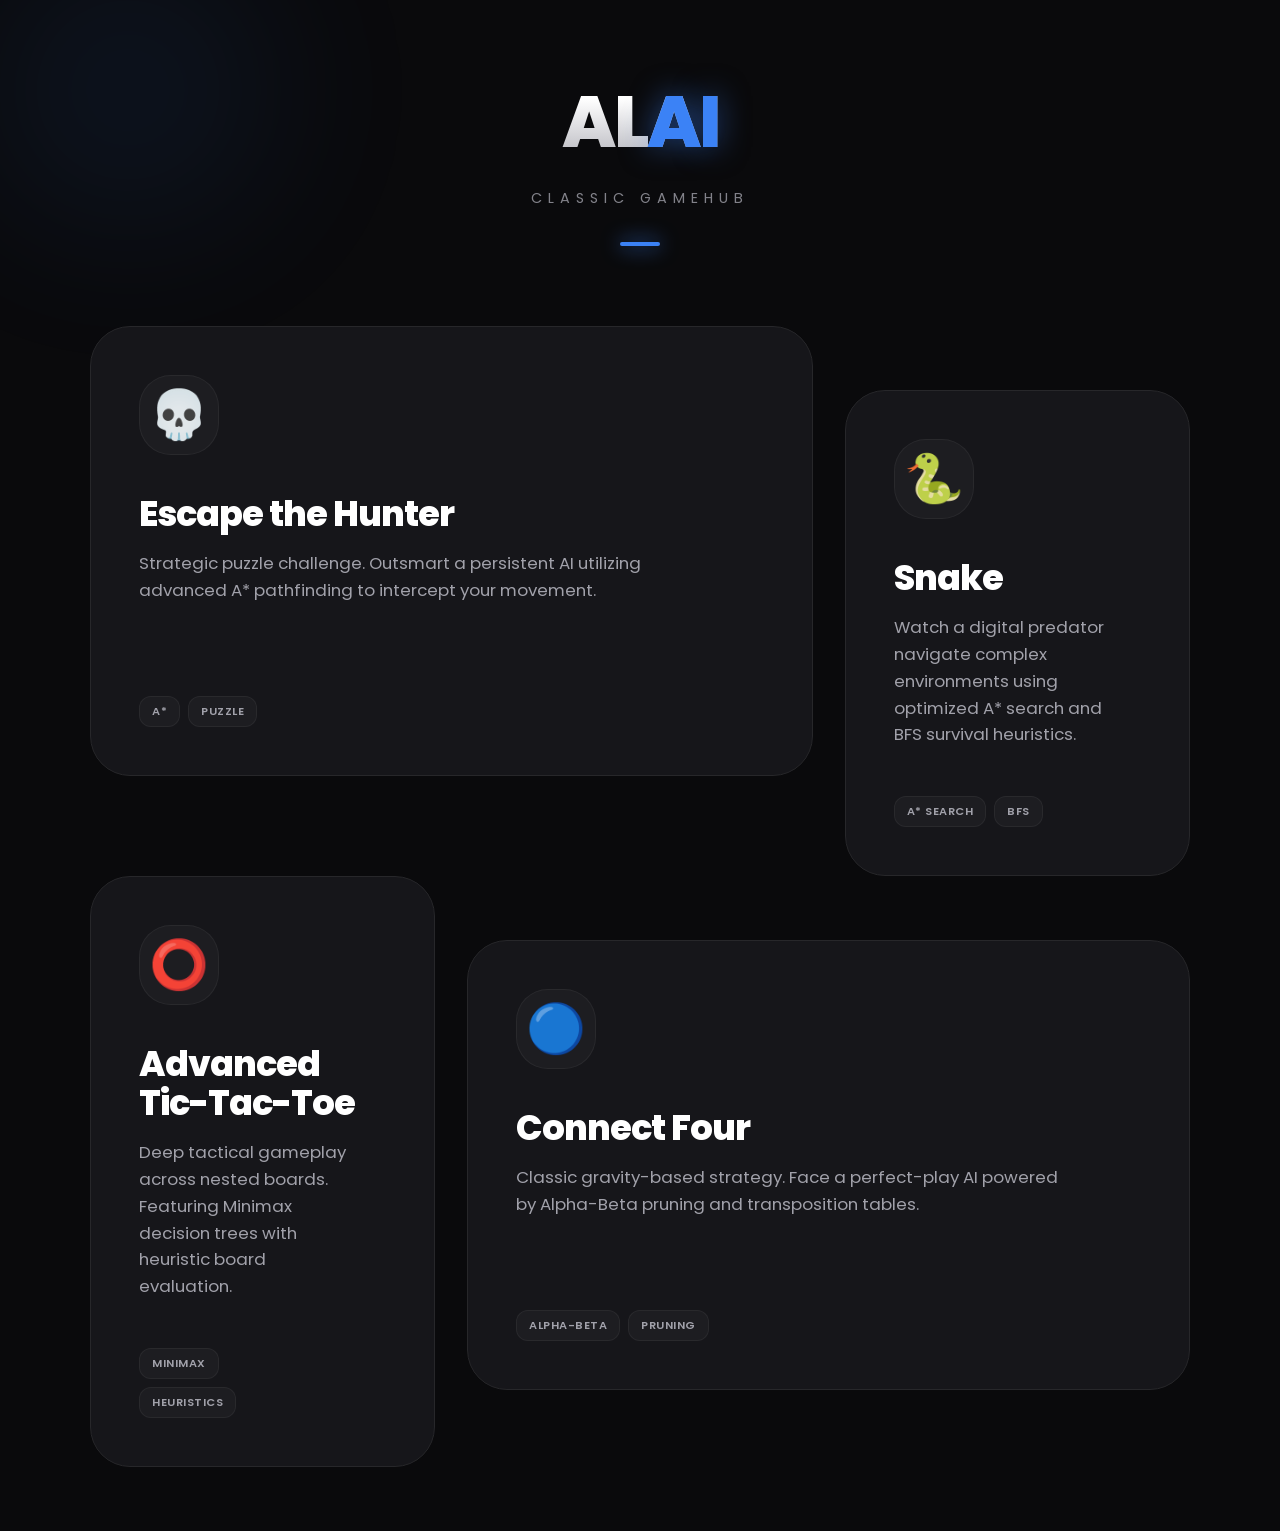
<file: index.html>
<!DOCTYPE html>
<html lang="en">
<head>
    <meta charset="UTF-8">
    <meta name="viewport" content="width=device-width, initial-scale=1.0">
    <title>ALAI | GameHub</title>
    <link rel="preconnect" href="https://fonts.googleapis.com">
    <link rel="preconnect" href="https://fonts.gstatic.com" crossorigin>
    <link href="https://fonts.googleapis.com/css2?family=Poppins:wght@300;400;600;700&display=swap" rel="stylesheet">
    <style>
        :root {
            --bg-color: #0a0a0c;
            --panel-bg: #16161a;
            --panel-hover: #1c1c22;
            --accent-color: #3b82f6;
            --accent-glow: rgba(59, 130, 246, 0.4);
            --text-main: #ffffff;
            --text-muted: #a1a1aa;
            --card-border: #27272a;
            --transition-speed: 0.4s;
        }

        * {
            box-sizing: border-box;
            margin: 0;
            padding: 0;
        }

        body {
            font-family: 'Poppins', sans-serif;
            background-color: var(--bg-color);
            color: var(--text-main);
            min-height: 100vh;
            display: flex;
            justify-content: center;
            align-items: flex-start;
            padding: 4rem 2rem;
            line-height: 1.6;
            overflow-x: hidden;
        }

        /* Subtle background glow */
        body::before {
            content: '';
            position: fixed;
            top: -10%;
            left: -10%;
            width: 40%;
            height: 40%;
            background: radial-gradient(circle, var(--accent-glow) 0%, transparent 70%);
            z-index: -1;
            filter: blur(80px);
            opacity: 0.3;
        }

        .container {
            max-width: 1100px;
            width: 100%;
        }

        header {
            text-align: center;
            margin-bottom: 5rem;
            position: relative;
        }

        header h1 {
            font-size: 4.5rem;
            font-weight: 800;
            letter-spacing: -2px;
            margin-bottom: 0.5rem;
            background: linear-gradient(to bottom, #fff 30%, #a1a1aa 100%);
            -webkit-background-clip: text;
            -webkit-text-fill-color: transparent;
        }

        header h1 span {
            color: var(--accent-color);
            -webkit-text-fill-color: var(--accent-color);
            text-shadow: 0 0 30px rgba(59, 130, 246, 0.5);
        }

        header p {
            font-size: 0.9rem;
            color: var(--text-muted);
            font-weight: 400;
            text-transform: uppercase;
            letter-spacing: 6px;
            opacity: 0.8;
        }

        header::after {
            content: '';
            display: block;
            width: 40px;
            height: 4px;
            background: var(--accent-color);
            margin: 2rem auto 0;
            border-radius: 4px;
            box-shadow: 0 0 20px var(--accent-color);
        }

        .game-grid {
            display: grid;
            grid-template-columns: repeat(12, 1fr);
            gap: 2rem;
            align-items: start;
        }

        .game-card {
            background-color: var(--panel-bg);
            border: 1px solid var(--card-border);
            border-radius: 2.5rem;
            padding: 3rem;
            text-decoration: none;
            color: inherit;
            transition: all var(--transition-speed) cubic-bezier(0.2, 1, 0.2, 1);
            display: flex;
            flex-direction: column;
            position: relative;
            overflow: hidden;
            backdrop-filter: blur(16px);
        }

        /* Bento Spans & Staggering */
        .game-card:nth-child(1) { 
            grid-column: span 8; 
            min-height: 450px;
        }
        .game-card:nth-child(2) { 
            grid-column: span 4; 
            margin-top: 4rem;
            min-height: 400px;
        }
        .game-card:nth-child(3) { 
            grid-column: span 4; 
            margin-top: -2rem;
            min-height: 400px;
        }
        .game-card:nth-child(4) { 
            grid-column: span 8; 
            min-height: 450px;
            margin-top: 2rem;
        }

        .game-card:hover {
            transform: translateY(-15px);
            border-color: rgba(59, 130, 246, 0.3);
            background-color: var(--panel-hover);
            box-shadow: 0 40px 80px -20px rgba(0, 0, 0, 0.8);
        }

        .game-card .icon-wrapper {
            width: 80px;
            height: 80px;
            background: rgba(255, 255, 255, 0.03);
            border-radius: 2rem;
            display: flex;
            justify-content: center;
            align-items: center;
            font-size: 3rem;
            margin-bottom: 2.5rem;
            transition: all 0.5s cubic-bezier(0.175, 0.885, 0.32, 1.275);
            border: 1px solid rgba(255, 255, 255, 0.05);
            position: relative;
            z-index: 1;
            animation: floatIcon 4s infinite ease-in-out;
        }

        @keyframes floatIcon {
            0%, 100% { transform: translateY(0); }
            50% { transform: translateY(-10px); }
        }

        .game-card:nth-child(2) .icon-wrapper { animation-delay: -1s; }
        .game-card:nth-child(3) .icon-wrapper { animation-delay: -2s; }
        .game-card:nth-child(4) .icon-wrapper { animation-delay: -3s; }

        .game-card:hover .icon-wrapper {
            transform: rotate(-12deg) scale(1.15) !important;
            background: var(--accent-color);
            box-shadow: 0 0 40px rgba(59, 130, 246, 0.6);
            border-color: transparent;
        }

        .game-card h2 {
            font-size: 2.2rem;
            font-weight: 800;
            margin-bottom: 1rem;
            letter-spacing: -1px;
            line-height: 1.1;
        }

        .game-card p {
            font-size: 1.05rem;
            color: var(--text-muted);
            margin-bottom: 3rem;
            max-width: 90%;
        }

        .card-footer {
            display: flex;
            justify-content: space-between;
            align-items: center;
            margin-top: auto;
        }

        .algo-list {
            display: flex;
            gap: 0.5rem;
            flex-wrap: wrap;
        }

        .algo-tag {
            background-color: rgba(255, 255, 255, 0.03);
            color: var(--text-muted);
            padding: 0.35rem 0.75rem;
            border-radius: 0.75rem;
            font-size: 0.7rem;
            font-weight: 600;
            border: 1px solid rgba(255, 255, 255, 0.05);
            text-transform: uppercase;
            letter-spacing: 0.5px;
        }

        .play-hint {
            color: var(--accent-color);
            font-size: 0.8rem;
            font-weight: 600;
            opacity: 0;
            transform: translateX(-10px);
            transition: all 0.3s;
        }

        .game-card:hover .play-hint {
            opacity: 1;
            transform: translateX(0);
        }

        @media (max-width: 1024px) {
            header h1 { font-size: 3.5rem; }
            .game-grid { grid-template-columns: 1fr; }
            .game-card:nth-child(n) { 
                grid-column: span 1; 
                margin-top: 0;
                min-height: auto;
                padding: 2.5rem 2rem;
            }
            body { padding: 3rem 1.5rem; }
        }
    </style>
</head>
<body>
    <div class="container">
        <header>
            <h1>AL<span>AI</span></h1>
            <p>Classic GameHub</p>
        </header>

        <main class="game-grid">
            <a href="escape-ai/index.html" class="game-card">
                <div class="icon-wrapper">💀</div>
                <h2>Escape the Hunter</h2>
                <p>Strategic puzzle challenge. Outsmart a persistent AI utilizing advanced A* pathfinding to intercept your movement.</p>
                <div class="card-footer">
                    <div class="algo-list">
                        <span class="algo-tag">A*</span>
                        <span class="algo-tag">Puzzle</span>
                    </div>
                    <span class="play-hint">PLAY NOW →</span>
                </div>
            </a>

            <a href="snake/index.html" class="game-card">
                <div class="icon-wrapper">🐍</div>
                <h2>Snake</h2>
                <p>Watch a digital predator navigate complex environments using optimized A* search and BFS survival heuristics.</p>
                <div class="card-footer">
                    <div class="algo-list">
                        <span class="algo-tag">A* Search</span>
                        <span class="algo-tag">BFS</span>
                    </div>
                    <span class="play-hint">PLAY NOW →</span>
                </div>
            </a>

            <a href="tic-tac-toe/index.html" class="game-card">
                <div class="icon-wrapper">⭕</div>
                <h2>Advanced Tic-Tac-Toe</h2>
                <p>Deep tactical gameplay across nested boards. Featuring Minimax decision trees with heuristic board evaluation.</p>
                <div class="card-footer">
                    <div class="algo-list">
                        <span class="algo-tag">Minimax</span>
                        <span class="algo-tag">Heuristics</span>
                    </div>
                    <span class="play-hint">PLAY NOW →</span>
                </div>
            </a>

            <a href="four/index.html" class="game-card">
                <div class="icon-wrapper">🔵</div>
                <h2>Connect Four</h2>
                <p>Classic gravity-based strategy. Face a perfect-play AI powered by Alpha-Beta pruning and transposition tables.</p>
                <div class="card-footer">
                    <div class="algo-list">
                        <span class="algo-tag">Alpha-Beta</span>
                        <span class="algo-tag">Pruning</span>
                    </div>
                    <span class="play-hint">PLAY NOW →</span>
                </div>
            </a>
        </main>
    </div>

    <script>
        document.querySelectorAll('.game-card').forEach(card => {
            card.addEventListener('mousemove', e => {
                const rect = card.getBoundingClientRect();
                const x = e.clientX - rect.left;
                const y = e.clientY - rect.top;
                card.style.setProperty('--mouse-x', `${x}px`);
                card.style.setProperty('--mouse-y', `${y}px`);
            });
        });
    </script>
</body>
</html>
</file>
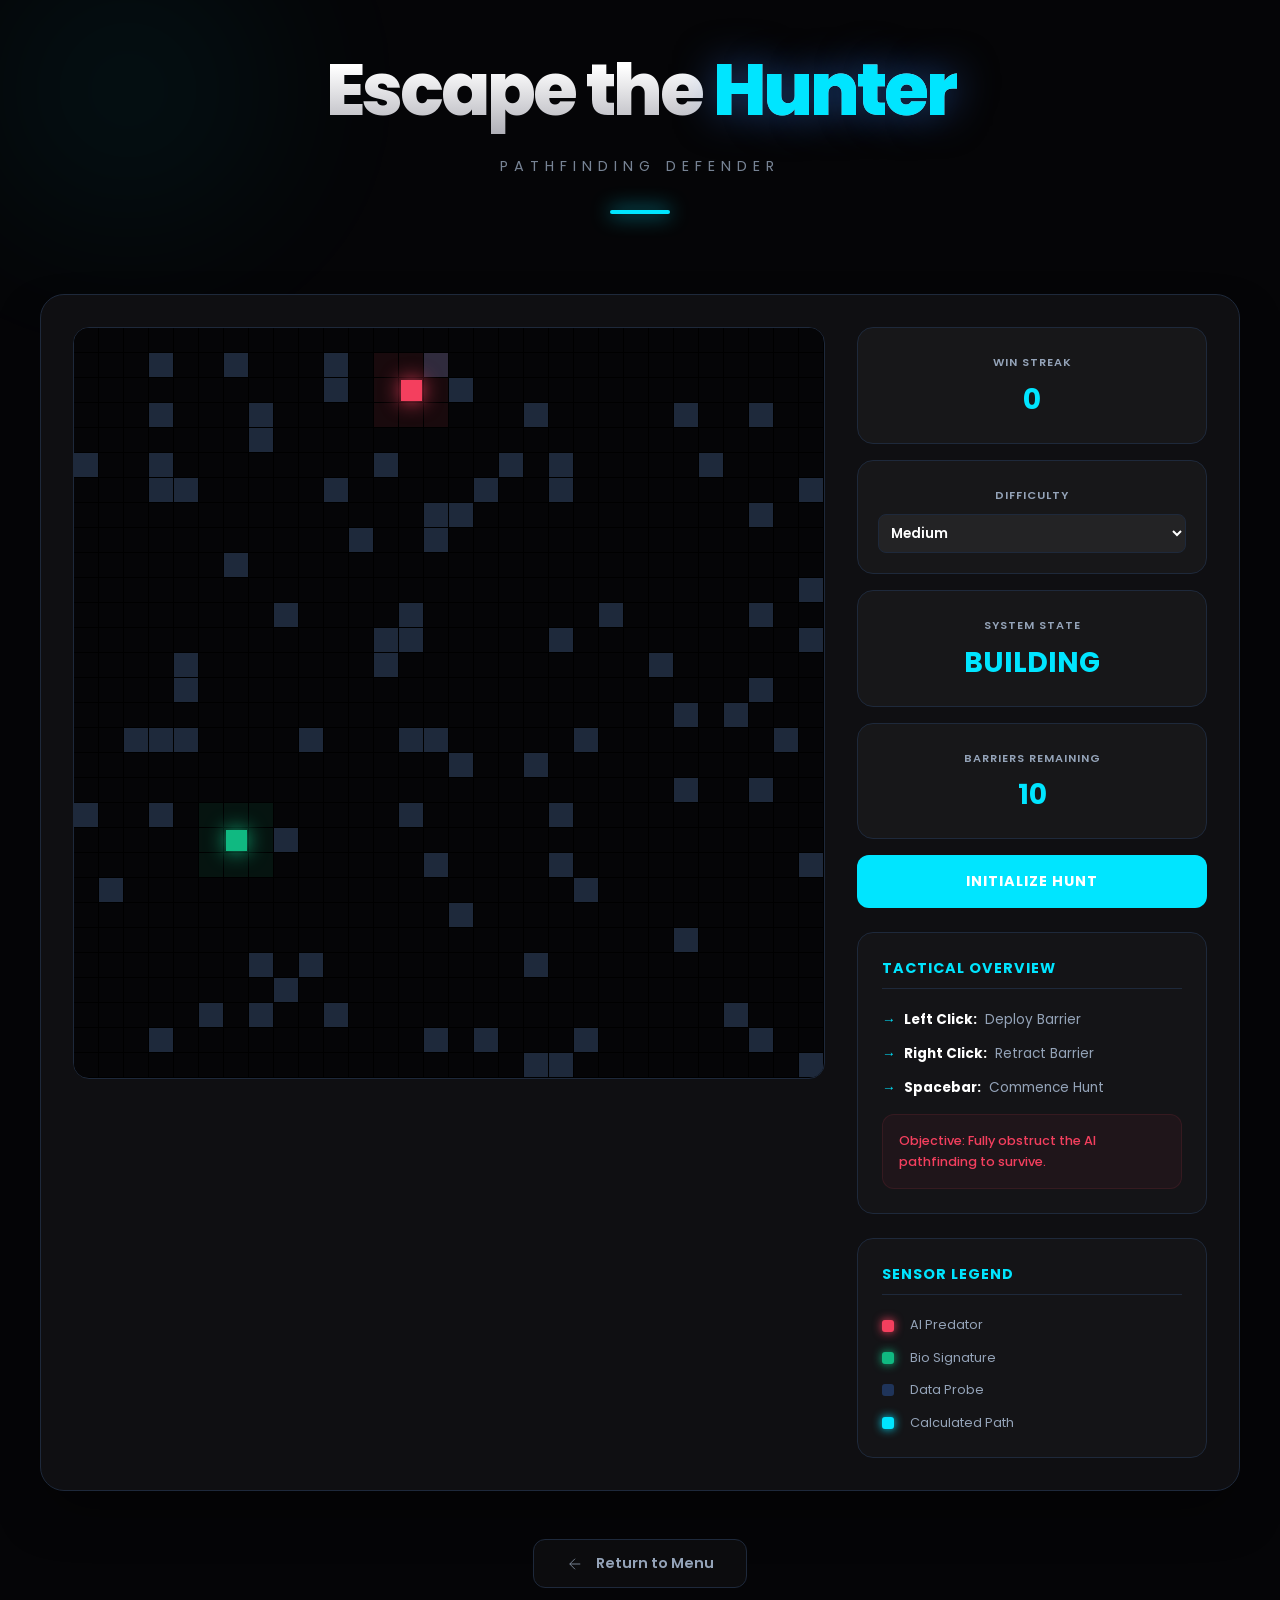
<file: escape-ai/index.html>
<!DOCTYPE html>
<html lang="en">
<head>
    <meta charset="UTF-8">
    <meta name="viewport" content="width=device-width, initial-scale=1.0">
    <title>ALAI | Escape the Hunter</title>
    <link rel="stylesheet" href="style.css">
    <link rel="preconnect" href="https://fonts.googleapis.com">
    <link rel="preconnect" href="https://fonts.gstatic.com" crossorigin>
    <link href="https://fonts.googleapis.com/css2?family=Poppins:wght@300;400;600;700;800&display=swap" rel="stylesheet">
</head>
<body>
    <div class="container">
        <header>
            <h1>Escape the <span>Hunter</span></h1>
            <p>Pathfinding Defender</p>
        </header>

        <div class="game-layout">
            <div class="game-container">
                <canvas id="gameCanvas"></canvas>
                <div id="status-overlay" class="overlay hidden">
                    <h2 id="status-text">MISSION SUCCESS</h2>
                    <div class="button-group">
                        <button id="retry-btn" class="secondary-btn">Retry Level</button>
                        <button id="next-btn" class="primary-btn">Next Level</button>
                    </div>
                </div>
            </div>

            <div class="side-panel">
                <div class="game-stats">
                    <div class="stat-box">
                        <span class="label">Win Streak</span>
                        <span id="win-streak" class="value">0</span>
                    </div>
                    <div class="stat-box">
                        <span class="label">Difficulty</span>
                        <select id="difficulty-select" class="difficulty-dropdown">
                            <option value="easy">Easy</option>
                            <option value="medium" selected>Medium</option>
                            <option value="hard">Hard</option>
                        </select>
                    </div>
                    <div class="stat-box">
                        <span class="label">System State</span>
                        <span id="game-state-text" class="value">BUILDING</span>
                    </div>
                    <div class="stat-box">
                        <span class="label">Barriers Remaining</span>
                        <span id="walls-left" class="value">0</span>
                    </div>
                    <button id="start-btn" class="primary-btn">Initialize Hunt</button>
                </div>

                <div class="instructions">
                    <h3>Tactical Overview</h3>
                    <ul>
                        <li><strong>Left Click:</strong> Deploy Barrier</li>
                        <li><strong>Right Click:</strong> Retract Barrier</li>
                        <li><strong>Spacebar:</strong> Commence Hunt</li>
                    </ul>
                    <p class="mission">Objective: Fully obstruct the AI pathfinding to survive.</p>
                </div>

                <div class="algorithm-visual">
                    <h3>Sensor Legend</h3>
                    <div class="legend">
                        <div class="item"><span class="dot hunter"></span> AI Predator</div>
                        <div class="item"><span class="dot player"></span> Bio Signature</div>
                        <div class="item"><span class="dot searching"></span> Data Probe</div>
                        <div class="item"><span class="dot path"></span> Calculated Path</div>
                    </div>
                </div>
            </div>
        </div>

        <footer>
            <a href="../index.html" class="menu-btn">
                <svg viewBox="0 0 24 24" fill="none" stroke="currentColor" strokeWidth="2.5" strokeLinecap="round" strokeLinejoin="round">
                    <line x1="19" y1="12" x2="5" y2="12"></line>
                    <polyline points="12 19 5 12 12 5"></polyline>
                </svg>
                Return to Menu
            </a>
        </footer>
    </div>
    <script src="game.js"></script>
</body>
</html>
</file>
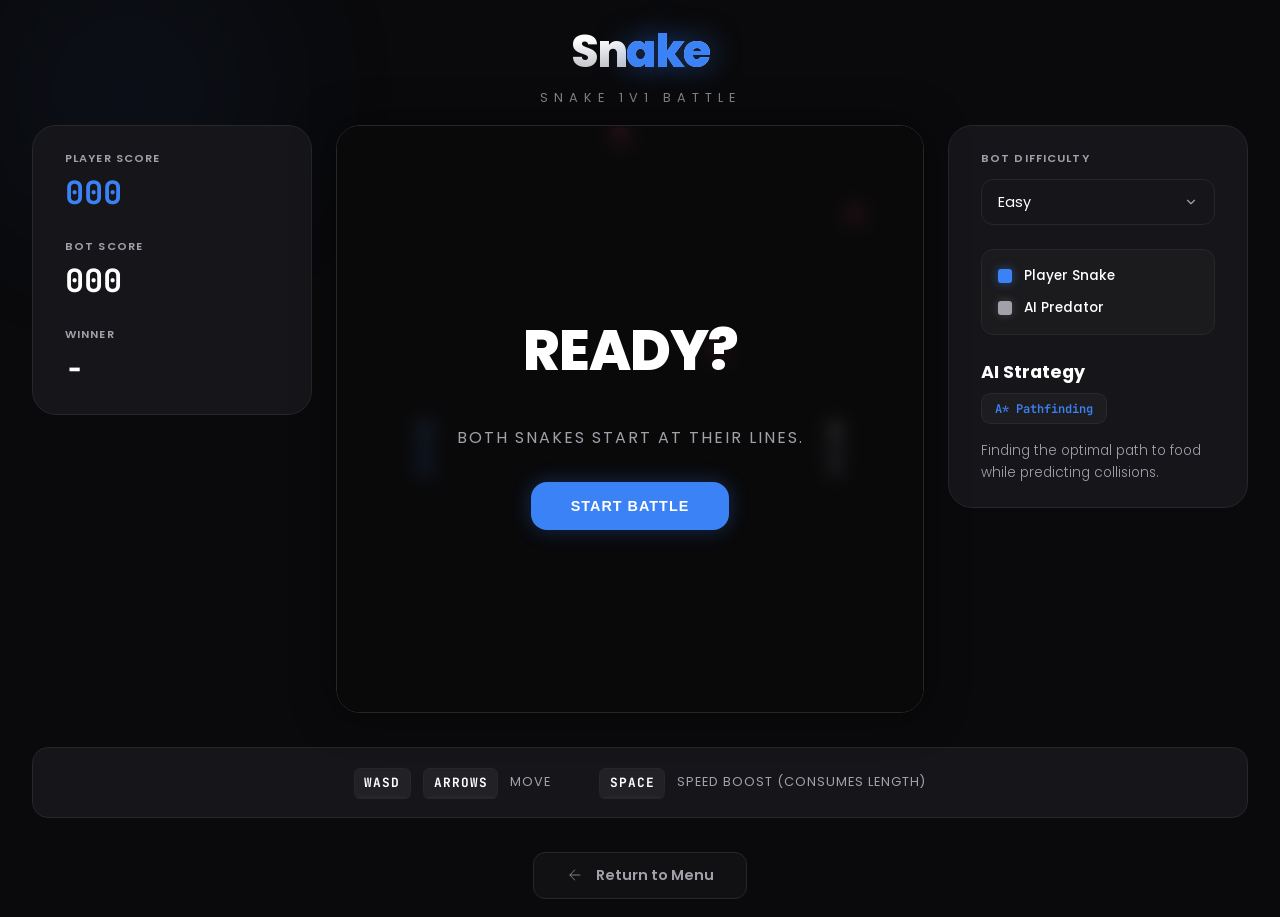
<file: snake/index.html>
<!DOCTYPE html>
<html lang="en">
<head>
    <meta charset="UTF-8">
    <meta name="viewport" content="width=device-width, initial-scale=1.0">
    <title>ALAI | Snake</title>
    <link rel="stylesheet" href="style.css">
    <link rel="preconnect" href="https://fonts.googleapis.com">
    <link rel="preconnect" href="https://fonts.gstatic.com" crossorigin>
    <link href="https://fonts.googleapis.com/css2?family=Poppins:wght@400;600;700&family=JetBrains+Mono:wght@400;700&display=swap" rel="stylesheet">
</head>
<body>
    <div class="container">
        <header>
            <h1>Sn<span>ake</span></h1>
            <p>Snake 1v1 Battle</p>
        </header>

        <div class="game-wrapper">
            <div class="stats-panel">
                <div class="stat-box">
                    <span class="label">Player Score</span>
                    <span id="player-score" class="value">000</span>
                </div>
                <div class="stat-box">
                    <span class="label">Bot Score</span>
                    <span id="bot-score" class="value">000</span>
                </div>
                <div class="stat-box">
                    <span class="label">Winner</span>
                    <span id="game-status" class="value">-</span>
                </div>
            </div>

            <div class="canvas-container">
                <canvas id="gameCanvas" width="400" height="400"></canvas>
                
                <!-- Initial Start Screen -->
                <div id="start-screen" class="overlay">
                    <h2>READY?</h2>
                    <p>Both snakes start at their lines.</p>
                    <button id="start-btn">Start Battle</button>
                </div>

                <!-- Game Over Screen -->
                <div id="game-over" class="overlay hidden">
                    <h2 id="winner-announcement">GAME OVER</h2>
                    <p id="final-score">Press Button to Play Again</p>
                    <button id="restart-btn">Restart Battle</button>
                </div>
            </div>

            <div class="controls-panel">
                <div class="settings">
                    <label for="difficulty">Bot Difficulty</label>
                    <select id="difficulty" class="styled-select">
                        <option value="easy"selected>Easy</option>
                        <option value="medium">Medium</option>
                        <option value="hard">Hard</option>
                        <option value="impossible">Impossible</option>
                    </select>
                </div>

                <div class="color-legend">
                    <div class="legend-item">
                        <div class="color-box player"></div>
                        <span>Player Snake</span>
                    </div>
                    <div class="legend-item">
                        <div class="color-box ai"></div>
                        <span>AI Predator</span>
                    </div>
                </div>

                <div class="algorithm-info">
                    <h3>AI Strategy</h3>
                    <div id="algo-tag" class="algo-tag">A* Pathfinding</div>
                    <p id="algo-desc">Finding the optimal path to food while predicting collisions.</p>
                </div>

            </div>
        </div>

        <div class="keybinds-bar">
            <div class="keybind-item">
                <span class="key-cap">WASD</span>
                <span class="key-cap">ARROWS</span>
                <span>Move</span>
            </div>
            <div class="keybind-item">
                <span class="key-cap">SPACE</span>
                <span>Speed Boost (Consumes Length)</span>
            </div>
        </div>

        <footer>
            <a href="../index.html" class="menu-btn">
                <svg viewBox="0 0 24 24" fill="none" stroke="currentColor" strokeWidth="2.5" strokeLinecap="round" strokeLinejoin="round">
                    <line x1="19" y1="12" x2="5" y2="12"></line>
                    <polyline points="12 19 5 12 12 5"></polyline>
                </svg>
                Return to Menu
            </a>
        </footer>
    </div>
    <script src="game.js"></script>
</body>
</html>
</file>
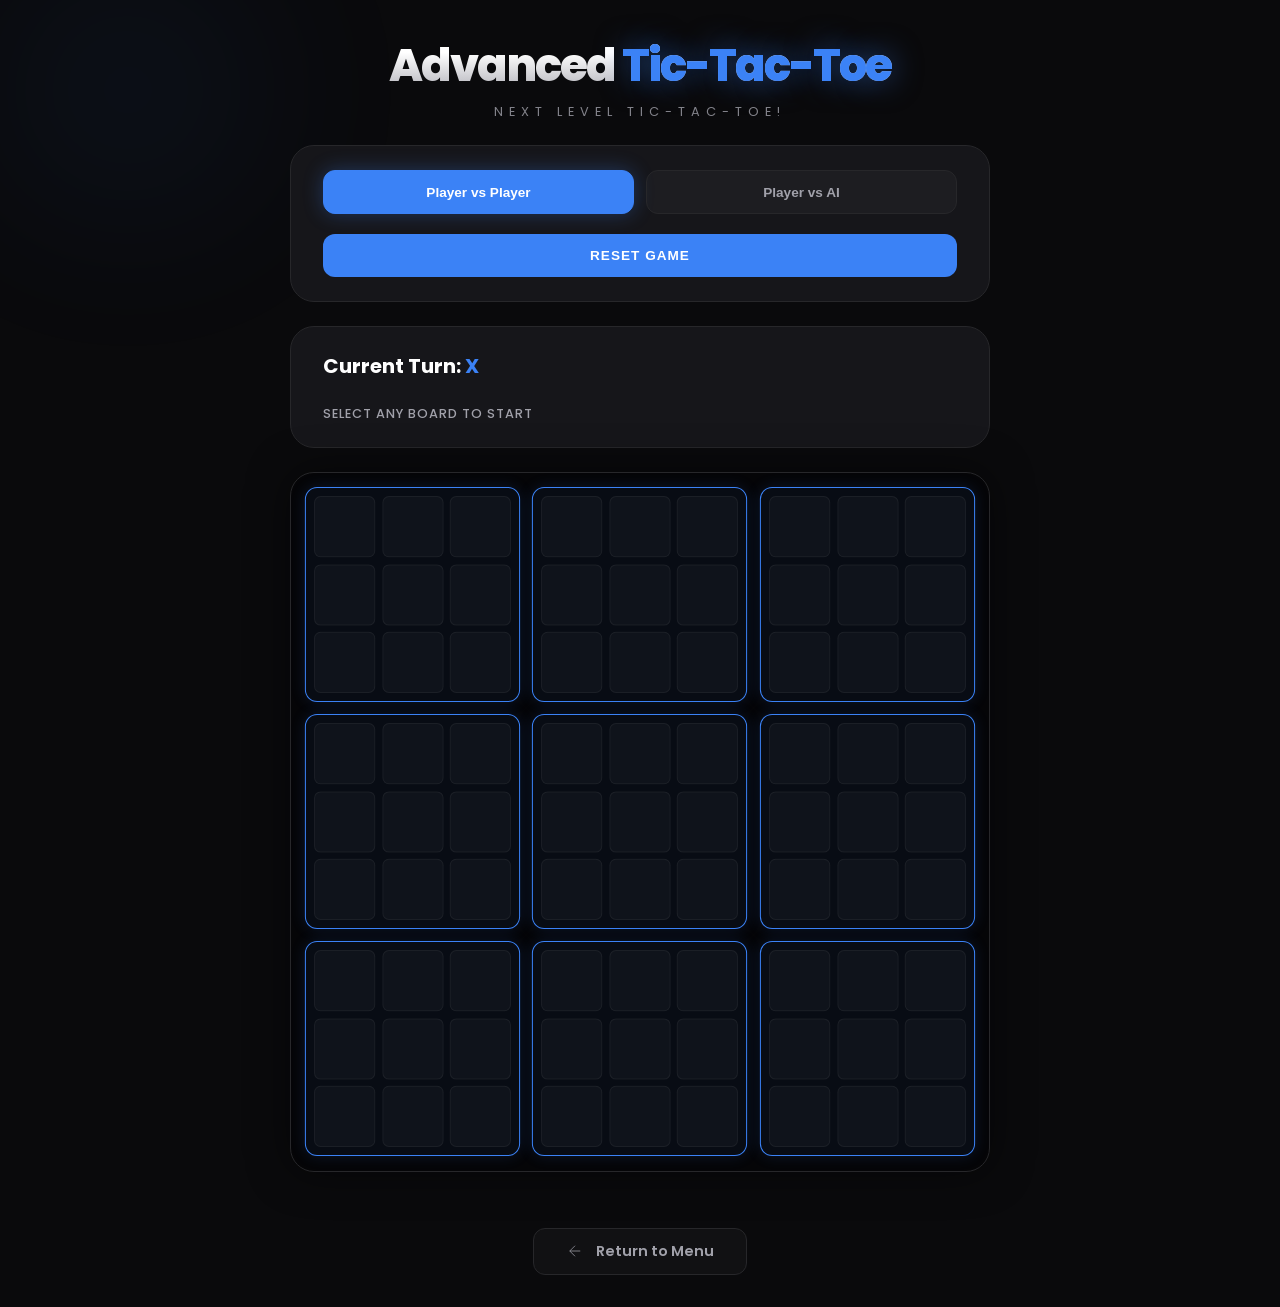
<file: tic-tac-toe/index.html>
<!DOCTYPE html>
<html lang="en">
<head>
    <meta charset="UTF-8">
    <meta name="viewport" content="width=device-width, initial-scale=1.0">
    <title>Advanced Tic-Tac-Toe | ALAI</title>
    <link rel="stylesheet" href="style.css">
    <link rel="preconnect" href="https://fonts.googleapis.com">
    <link rel="preconnect" href="https://fonts.gstatic.com" crossorigin>
    <link href="https://fonts.googleapis.com/css2?family=Poppins:wght@400;600;700;800&family=JetBrains+Mono:wght@400;700&display=swap" rel="stylesheet">
</head>
<body>
    <div class="container">
        <header style="text-align: center;">
            <h1>Advanced<span> Tic-Tac-Toe</span></h1>
            <p style="font-size: 0.8rem; color: var(--text-muted); text-transform: uppercase; letter-spacing: 6px; opacity: 0.8;">Next Level Tic-Tac-Toe!</p>
        </header>
        
        <div class="controls">
            <div class="mode-selection">
                <button id="pvp-btn" class="mode-btn active">Player vs Player</button>
                <button id="pvc-btn" class="mode-btn">Player vs AI</button>
            </div>
            
            <div class="difficulty-selection" style="display: none;">
                <label>Difficulty Level:</label>
                <select id="difficulty">
                    <option value="easy">Easy</option>
                    <option value="medium">Medium</option>
                    <option value="hard">Hard</option>
                    <option value="impossible">Impossible</option>
                </select>
            </div>

            <div class="starter-selection" style="display: none;">
                <label>Who Starts First?</label>
                <div class="starter-toggle">
                    <button type="button" class="starter-btn active" data-value="player" id="starter-player">Player (X)</button>
                    <button type="button" class="starter-btn" data-value="ai" id="starter-ai">AI (O)</button>
                    <button type="button" class="starter-btn" data-value="random" id="starter-random">Random</button>
                </div>
                <input type="hidden" id="starter" value="player">
            </div>
            
            <button id="reset-btn" class="btn">Reset Game</button>
        </div>

        <div class="game-info">
            <div class="current-player">Current Turn: <span id="player-turn">X</span></div>
            <div class="active-board-info" id="board-info">Select any board to start</div>
        </div>

        <div id="big-board" class="big-board"></div>

        <div id="game-over" class="game-over" style="display: none;">
            <div class="game-over-content">
                <h2 id="winner-text"></h2>
                <button id="play-again-btn" class="btn">Play Again</button>
            </div>
        </div>

        <div style="text-align: center;">
            <a href="../index.html" class="menu-btn">
                <svg viewBox="0 0 24 24" fill="none" stroke="currentColor" strokeWidth="2.5" strokeLinecap="round" strokeLinejoin="round">
                    <line x1="19" y1="12" x2="5" y2="12"></line>
                    <polyline points="12 19 5 12 12 5"></polyline>
                </svg>
                Return to Menu
            </a>
        </div>
    </div>

    <script src="game.js"></script>
    <script>
    (function(){
        const btnPlayer = document.getElementById('starter-player');
        const btnAI = document.getElementById('starter-ai');
        const btnRandom = document.getElementById('starter-random');
        const starterInput = document.getElementById('starter');
        function setStarter(value){
            if(!starterInput) return;
            starterInput.value = value;
            const event = new Event('change', { bubbles: true });
            starterInput.dispatchEvent(event);
            if(btnPlayer && btnAI && btnRandom){
                btnPlayer.classList.toggle('active', value==='player');
                btnAI.classList.toggle('active', value==='ai');
                btnRandom.classList.toggle('active', value==='random');
            }
        }
        if(btnPlayer) btnPlayer.addEventListener('click', ()=> setStarter('player'));
        if(btnAI) btnAI.addEventListener('click', ()=> setStarter('ai'));
        if(btnRandom) btnRandom.addEventListener('click', ()=> setStarter('random'));
    })();
    </script>
</body>
</html>
</file>
<file: escape-ai/style.css>
/* ALAI Theme for Escape the Hunter */
:root {
    --bg-color: #050507;
    --panel-bg: #0f0f12;
    --panel-hover: #16161a;
    --accent-color: #00e5ff;
    --accent-glow: rgba(0, 229, 255, 0.4);
    --text-main: #ffffff;
    --text-muted: #94a3b8;
    --card-border: #1e293b;
    --transition-speed: 0.4s;
    
    /* Game specific colors */
    --hunter-color: #f43f5e; 
    --player-color: #10b981; 
    --path-color: #00e5ff;   
    --search-color: rgba(0, 229, 255, 0.1);
}

* { margin: 0; padding: 0; box-sizing: border-box; }

body {
    font-family: 'Poppins', sans-serif;
    background-color: var(--bg-color);
    color: var(--text-main);
    min-height: 100vh;
    padding: 2rem;
    display: flex;
    justify-content: center;
    line-height: 1.6;
}

/* Background Glow */
body::before {
    content: '';
    position: fixed;
    top: -10%;
    left: -10%;
    width: 40%;
    height: 40%;
    background: radial-gradient(circle, var(--accent-glow) 0%, transparent 70%);
    z-index: -1;
    filter: blur(80px);
    opacity: 0.2;
}

.container {
    max-width: 1200px;
    width: 100%;
    margin: 0 auto;
}

header { 
    text-align: center; 
    margin-bottom: 5rem; 
    position: relative;
}
header h1 { 
    font-size: 4.5rem; 
    font-weight: 800; 
    letter-spacing: -3px;
    background: linear-gradient(to bottom, #fff 30%, #a1a1aa 100%);
    -webkit-background-clip: text;
    -webkit-text-fill-color: transparent;
    margin-bottom: 0.5rem;
}
header h1 span { 
    color: var(--accent-color); 
    -webkit-text-fill-color: var(--accent-color);
    text-shadow: 0 0 40px rgba(59, 130, 246, 0.5);
}
header p {
    font-size: 0.9rem;
    color: var(--text-muted);
    font-weight: 400;
    text-transform: uppercase;
    letter-spacing: 6px;
    opacity: 0.8;
}
header::after {
    content: '';
    display: block;
    width: 60px;
    height: 4px;
    background: var(--accent-color);
    margin: 2rem auto 0;
    border-radius: 4px;
    box-shadow: 0 0 20px var(--accent-color);
}

.game-layout {
    display: grid;
    grid-template-columns: 1fr 350px;
    gap: 2rem;
    background-color: var(--panel-bg);
    padding: 2rem;
    border-radius: 1.5rem;
    border: 1px solid var(--card-border);
    box-shadow: 0 25px 50px -12px rgba(0, 0, 0, 0.5);
}

.game-container {
    position: relative;
    background-color: #000;
    border-radius: 1rem;
    overflow: hidden;
    width: 100%;
    aspect-ratio: 1/1;
    display: flex;
    justify-content: center;
    align-items: center;
    border: 1px solid var(--card-border);
}

canvas {
    display: block;
    cursor: crosshair;
}

.overlay {
    position: absolute;
    top: 0; left: 0; width: 100%; height: 100%;
    background: rgba(10, 10, 12, 0.9);
    display: flex; flex-direction: column;
    justify-content: center; align-items: center;
    z-index: 10;
    backdrop-filter: blur(8px);
}

.overlay.hidden { display: none; }
.overlay h2 { font-size: 2.5rem; font-weight: 800; margin-bottom: 2rem; color: #fff; }

.side-panel {
    display: flex; flex-direction: column; gap: 1.5rem;
}

.game-stats {
    display: flex;
    flex-direction: column;
    gap: 1rem;
}

.stat-box {
    background: rgba(255, 255, 255, 0.03);
    padding: 1.25rem;
    border-radius: 1rem;
    text-align: center;
    border: 1px solid var(--card-border);
}

.stat-box .label { 
    font-size: 0.7rem; 
    color: var(--text-muted); 
    text-transform: uppercase; 
    letter-spacing: 1px;
    font-weight: 600;
}
.stat-box .value { 
    display: block; 
    font-size: 1.75rem; 
    font-weight: 700; 
    color: var(--accent-color);
    margin-top: 0.25rem;
}

.difficulty-dropdown {
    width: 100%;
    background: rgba(255, 255, 255, 0.05);
    border: 1px solid var(--card-border);
    border-radius: 8px;
    color: var(--text-main);
    padding: 0.5rem;
    font-family: inherit;
    font-weight: 600;
    cursor: pointer;
    margin-top: 0.5rem;
    outline: none;
    transition: all 0.3s;
}

.difficulty-dropdown:hover:not(:disabled) {
    border-color: var(--accent-color);
    background: rgba(255, 255, 255, 0.08);
}

.difficulty-dropdown:disabled {
    opacity: 0.5;
    cursor: not-allowed;
}

.difficulty-dropdown option {
    background: #0f0f12;
    color: white;
}

.instructions, .algorithm-visual {
    background: rgba(255, 255, 255, 0.02);
    padding: 1.5rem;
    border-radius: 1rem;
    border: 1px solid var(--card-border);
}

.instructions h3, .algorithm-visual h3 {
    font-size: 0.9rem; 
    margin-bottom: 1.25rem; 
    text-transform: uppercase; 
    letter-spacing: 1px;
    color: var(--accent-color);
    border-bottom: 1px solid var(--card-border);
    padding-bottom: 0.5rem;
}

.instructions ul { list-style: none; font-size: 0.85rem; color: var(--text-muted); }
.instructions li { margin-bottom: 0.75rem; display: flex; align-items: flex-start; gap: 0.5rem; }
.instructions li::before { content: '→'; color: var(--accent-color); font-weight: 800; }
.instructions strong { color: var(--text-main); }

.mission {
    margin-top: 1rem;
    padding: 1rem;
    background: rgba(244, 63, 94, 0.05);
    color: var(--hunter-color);
    border-radius: 0.75rem;
    font-size: 0.8rem;
    font-weight: 500;
    border: 1px solid rgba(244, 63, 94, 0.1);
}

.legend { display: flex; flex-direction: column; gap: 0.75rem; }
.item { display: flex; align-items: center; gap: 1rem; font-size: 0.8rem; color: var(--text-muted); }
.dot { width: 12px; height: 12px; border-radius: 3px; }

.dot.hunter { background: var(--hunter-color); box-shadow: 0 0 10px var(--hunter-color); }
.dot.player { background: var(--player-color); box-shadow: 0 0 10px var(--player-color); }
.dot.searching { background: rgba(59, 130, 246, 0.3); }
.dot.path { background: var(--path-color); box-shadow: 0 0 10px var(--path-color); }

.primary-btn {
    background-color: var(--accent-color);
    color: #fff;
    border: none;
    padding: 1rem;
    border-radius: 0.75rem;
    font-weight: 700;
    font-size: 0.9rem;
    cursor: pointer;
    font-family: inherit;
    transition: all 0.3s;
    text-transform: uppercase;
    letter-spacing: 1px;
}

.primary-btn:hover:not(:disabled) {
    transform: translateY(-2px);
    box-shadow: 0 10px 20px rgba(59, 130, 246, 0.3);
    filter: brightness(1.1);
}

.primary-btn:disabled {
    opacity: 0.5;
    cursor: not-allowed;
}

.secondary-btn {
    background-color: transparent;
    color: var(--text-main);
    border: 1px solid var(--card-border);
    padding: 1rem 1.5rem;
    border-radius: 0.75rem;
    font-weight: 600;
    font-size: 0.9rem;
    cursor: pointer;
    font-family: inherit;
    transition: all 0.3s;
}

.secondary-btn:hover {
    background: rgba(255, 255, 255, 0.05);
    border-color: var(--text-muted);
}

.button-group {
    display: flex;
    gap: 1rem;
}

.menu-btn {
    display: inline-flex;
    align-items: center;
    justify-content: center;
    gap: 0.75rem;
    padding: 0.75rem 2rem;
    background: rgba(255, 255, 255, 0.03);
    border: 1px solid var(--card-border);
    border-radius: 12px;
    color: var(--text-muted);
    text-decoration: none;
    font-size: 0.9rem;
    font-weight: 600;
    transition: all 0.3s cubic-bezier(0.23, 1, 0.32, 1);
    margin-top: 3rem;
}

.menu-btn:hover {
    background: rgba(59, 130, 246, 0.1);
    border-color: var(--accent-color);
    color: var(--text-main);
    transform: translateY(-3px);
    box-shadow: 0 10px 20px rgba(0, 0, 0, 0.4);
}

.menu-btn svg {
    width: 18px;
    height: 18px;
    transition: transform 0.3s;
}

.menu-btn:hover svg {
    transform: translateX(-4px);
}

footer { text-align: center; }

@media (max-width: 1000px) {
    .game-layout {
        grid-template-columns: 1fr;
    }
    body { padding: 1rem; }
}
</file>
<file: snake/style.css>
:root {
    --bg-color: #0a0a0c;
    --panel-bg: #16161a;
    --panel-hover: #1c1c22;
    --accent-color: #3b82f6;
    --accent-glow: rgba(59, 130, 246, 0.4);
    --snake-color: #3b82f6;
    --bot-color: #a1a1aa;
    --food-color: #f43f5e;
    --text-main: #ffffff;
    --text-muted: #a1a1aa;
    --card-border: #27272a;
    --transition-speed: 0.4s;
    --shadow: 0 20px 40px -12px rgba(0, 0, 0, 0.5);
}

* {
    margin: 0;
    padding: 0;
    box-sizing: border-box;
}

body {
    font-family: 'Poppins', sans-serif;
    background-color: var(--bg-color);
    color: var(--text-main);
    min-height: 100vh;
    display: flex;
    justify-content: center;
    align-items: center;
    padding: 2vh 2rem;
    overflow-x: hidden;
}

/* Subtle background glow */
body::before {
    content: '';
    position: fixed;
    top: -10%;
    left: -10%;
    width: 40%;
    height: 40%;
    background: radial-gradient(circle, var(--accent-glow) 0%, transparent 70%);
    z-index: -1;
    filter: blur(80px);
    opacity: 0.2;
}

.container {
    width: 100%;
    max-width: 1400px;
    display: flex;
    flex-direction: column;
    gap: 2vh;
}

header {
    text-align: center;
}

header h1 {
    font-size: clamp(2rem, 5vh, 3.5rem);
    font-weight: 800;
    letter-spacing: -2px;
    margin-bottom: 0.2rem;
    background: linear-gradient(to bottom, #fff 30%, #a1a1aa 100%);
    -webkit-background-clip: text;
    -webkit-text-fill-color: transparent;
}

header h1 span {
    color: var(--accent-color);
    -webkit-text-fill-color: var(--accent-color);
    text-shadow: 0 0 30px rgba(59, 130, 246, 0.5);
}

header p {
    font-size: 0.8rem;
    color: var(--text-muted);
    font-weight: 400;
    text-transform: uppercase;
    letter-spacing: 6px;
    opacity: 0.8;
}

.game-wrapper {
    display: grid;
    grid-template-columns: 280px 1fr 300px;
    gap: 1.5rem;
    align-items: start;
}

@media (max-width: 1200px) {
    .game-wrapper {
        grid-template-columns: 250px 1fr 250px;
    }
}

@media (max-width: 1000px) {
    .game-wrapper {
        grid-template-columns: 1fr;
        max-width: 600px;
        margin: 0 auto;
    }
}

.stats-panel, .controls-panel {
    background-color: var(--panel-bg);
    padding: 1.5rem 2rem;
    border-radius: 1.5rem;
    border: 1px solid var(--card-border);
    display: flex;
    flex-direction: column;
    gap: 1.5rem;
    transition: all var(--transition-speed);
}

.stats-panel:hover, .controls-panel:hover {
    border-color: rgba(59, 130, 246, 0.3);
}

.stat-box {
    display: flex;
    flex-direction: column;
    gap: 0.25rem;
}

.stat-box .label {
    font-size: 0.7rem;
    color: var(--text-muted);
    text-transform: uppercase;
    letter-spacing: 0.1em;
    font-weight: 600;
}

.stat-box .value {
    font-family: 'JetBrains Mono', monospace;
    font-size: 2rem;
    font-weight: 700;
    color: var(--text-main);
}

#player-score { color: var(--accent-color); }

.canvas-container {
    position: relative;
    background-color: #050507;
    border-radius: 1.5rem;
    overflow: hidden;
    border: 1px solid var(--card-border);
    display: flex;
    justify-content: center;
    align-items: center;
    box-shadow: 0 0 40px rgba(0, 0, 0, 0.5);
}

canvas {
    display: block;
    width: 100%;
    height: auto;
    aspect-ratio: 1/1;
    max-height: 70vh;
    max-width: 70vh;
}

.overlay {
    position: absolute;
    top: 0;
    left: 0;
    width: 100%;
    height: 100%;
    background-color: rgba(10, 10, 12, 0.9);
    backdrop-filter: blur(8px);
    display: flex;
    flex-direction: column;
    justify-content: center;
    align-items: center;
    gap: 2rem;
    z-index: 10;
}

.overlay.hidden {
    display: none;
}

.overlay h2 {
    font-size: 3.5rem;
    font-weight: 800;
    letter-spacing: -1px;
    color: var(--text-main);
}

.overlay p {
    font-size: 1rem;
    color: var(--text-muted);
    text-transform: uppercase;
    letter-spacing: 2px;
}

button {
    background-color: var(--accent-color);
    color: #fff;
    border: none;
    padding: 1rem 2.5rem;
    border-radius: 1rem;
    font-weight: 700;
    font-size: 0.9rem;
    text-transform: uppercase;
    letter-spacing: 1px;
    cursor: pointer;
    transition: all 0.3s cubic-bezier(0.23, 1, 0.32, 1);
    box-shadow: 0 0 20px rgba(59, 130, 246, 0.3);
}

button:hover {
    transform: translateY(-5px);
    background-color: #60a5fa;
    box-shadow: 0 15px 30px rgba(59, 130, 246, 0.4);
}

button:active {
    transform: translateY(-2px);
}

.algorithm-info h3 {
    font-size: 1.1rem;
    font-weight: 700;
    margin-bottom: 0.5rem;
}

.algo-tag {
    display: inline-block;
    background-color: rgba(255, 255, 255, 0.03);
    color: var(--accent-color);
    padding: 0.4rem 0.8rem;
    border-radius: 0.6rem;
    font-family: 'JetBrains Mono', monospace;
    font-size: 0.75rem;
    font-weight: 600;
    border: 1px solid rgba(255, 255, 255, 0.05);
    margin-bottom: 1rem;
}

#algo-desc {
    font-size: 0.85rem;
    color: var(--text-muted);
    line-height: 1.6;
    font-weight: 300;
}

.settings {
    display: flex;
    flex-direction: column;
    gap: 0.75rem;
}

.settings label {
    font-size: 0.7rem;
    font-weight: 600;
    text-transform: uppercase;
    letter-spacing: 0.1em;
    color: var(--text-muted);
}

.styled-select {
    width: 100%;
    padding: 0.75rem 1rem;
    background-color: var(--panel-bg);
    color: var(--text-main);
    border: 1px solid var(--card-border);
    border-radius: 0.75rem;
    font-family: 'Poppins', sans-serif;
    font-size: 0.9rem;
    cursor: pointer;
    transition: all 0.3s;
    appearance: none;
    background-image: url("data:image/svg+xml,%3Csvg xmlns='http://www.w3.org/2000/svg' width='24' height='24' viewBox='0 0 24 24' fill='none' stroke='%23a1a1aa' stroke-width='2' stroke-linecap='round' stroke-linejoin='round'%3E%3Cpolyline points='6 9 12 15 18 9'%3E%3C/polyline%3E%3C/svg%3E");
    background-repeat: no-repeat;
    background-position: right 1rem center;
    background-size: 1em;
}

.styled-select option {
    background-color: var(--panel-bg);
    color: #ffffff;
}

.styled-select:hover {
    border-color: var(--accent-color);
}

.styled-select:focus {
    outline: none;
    border-color: var(--accent-color);
}

.color-legend {
    display: flex;
    flex-direction: column;
    gap: 0.75rem;
    padding: 1rem;
    background: rgba(255, 255, 255, 0.02);
    border-radius: 0.75rem;
    border: 1px solid var(--card-border);
}

.legend-item {
    display: flex;
    align-items: center;
    gap: 0.75rem;
    font-size: 0.85rem;
    font-weight: 500;
}

.color-box {
    width: 14px;
    height: 14px;
    border-radius: 3px;
}

.color-box.player {
    background-color: var(--accent-color);
    box-shadow: 0 0 10px rgba(59, 130, 246, 0.5);
}

.color-box.ai {
    background-color: var(--bot-color);
    box-shadow: 0 0 10px rgba(161, 161, 170, 0.3);
}

.controls-hint {
    font-size: 0.85rem;
    color: var(--text-muted);
    border-top: 1px solid var(--card-border);
    padding-top: 1.5rem;
    line-height: 1.5;
}

.controls-hint strong {
    color: var(--text-main);
    font-weight: 600;
}

.keybinds-bar {
    display: flex;
    justify-content: center;
    gap: 3rem;
    padding: 1.25rem;
    background-color: var(--panel-bg);
    border: 1px solid var(--card-border);
    border-radius: 1rem;
    margin-top: 1rem;
}

.keybind-item {
    display: flex;
    align-items: center;
    gap: 0.75rem;
    font-size: 0.8rem;
    color: var(--text-muted);
    text-transform: uppercase;
    letter-spacing: 1px;
}

.key-cap {
    background: rgba(255, 255, 255, 0.05);
    border: 1px solid var(--card-border);
    border-radius: 0.4rem;
    padding: 0.3rem 0.6rem;
    color: var(--text-main);
    font-family: 'JetBrains Mono', monospace;
    font-weight: 700;
    box-shadow: 0 2px 0 var(--card-border);
}

footer {
    text-align: center;
}

.menu-btn {
    display: inline-flex;
    align-items: center;
    justify-content: center;
    gap: 0.75rem;
    padding: 0.75rem 2rem;
    background: rgba(255, 255, 255, 0.03);
    border: 1px solid var(--card-border);
    border-radius: 12px;
    color: var(--text-muted);
    text-decoration: none;
    font-size: 0.9rem;
    font-weight: 600;
    transition: all 0.3s cubic-bezier(0.23, 1, 0.32, 1);
    margin-top: 1rem;
}

.menu-btn:hover {
    background: rgba(59, 130, 246, 0.1);
    border-color: var(--accent-color);
    color: var(--text-main);
    transform: translateY(-3px);
    box-shadow: 0 10px 20px rgba(0, 0, 0, 0.4);
}

.menu-btn svg {
    width: 18px;
    height: 18px;
    transition: transform 0.3s;
}

.menu-btn:hover svg {
    transform: translateX(-4px);
}
</file>
<file: tic-tac-toe/style.css>
:root {
    --bg-color: #0a0a0c;
    --panel-bg: #16161a;
    --panel-hover: #1c1c22;
    --accent-color: #3b82f6;
    --accent-glow: rgba(59, 130, 246, 0.4);
    --x-color: #3b82f6;
    --o-color: #a1a1aa;
    --text-main: #ffffff;
    --text-muted: #a1a1aa;
    --card-border: #27272a;
    --transition-speed: 0.4s;
}

* {
    margin: 0;
    padding: 0;
    box-sizing: border-box;
}

body {
    font-family: 'Poppins', sans-serif;
    background-color: var(--bg-color);
    color: var(--text-main);
    min-height: 100vh;
    display: flex;
    justify-content: center;
    align-items: center;
    padding: 2rem;
    overflow-x: hidden;
}

/* Subtle background glow */
body::before {
    content: '';
    position: fixed;
    top: -10%;
    left: -10%;
    width: 40%;
    height: 40%;
    background: radial-gradient(circle, var(--accent-glow) 0%, transparent 70%);
    z-index: -1;
    filter: blur(80px);
    opacity: 0.2;
}

.container {
    max-width: 700px;
    width: 100%;
    display: flex;
    flex-direction: column;
    gap: 1.5rem;
    margin: 0 auto;
}

h1 {
    text-align: center;
    font-size: clamp(2rem, 5vh, 3.5rem);
    font-weight: 800;
    letter-spacing: -2px;
    margin-bottom: 0.2rem;
    background: linear-gradient(to bottom, #fff 30%, #a1a1aa 100%);
    -webkit-background-clip: text;
    -webkit-text-fill-color: transparent;
}

h1 span {
    color: var(--accent-color);
    -webkit-text-fill-color: var(--accent-color);
    text-shadow: 0 0 30px rgba(59, 130, 246, 0.5);
}

.controls, .game-info {
    background-color: var(--panel-bg);
    padding: 1.5rem 2rem;
    border-radius: 1.5rem;
    border: 1px solid var(--card-border);
    display: flex;
    flex-direction: column;
    gap: 1.25rem;
    transition: all var(--transition-speed);
    width: 100%;
}

.controls:hover, .game-info:hover {
    border-color: rgba(59, 130, 246, 0.3);
}

.mode-selection {
    display: flex;
    gap: 0.75rem;
}

.mode-btn {
    flex: 1;
    padding: 0.85rem;
    background-color: rgba(255, 255, 255, 0.03);
    color: var(--text-muted);
    border: 1px solid var(--card-border);
    border-radius: 0.75rem;
    cursor: pointer;
    font-size: 0.85rem;
    font-weight: 600;
    transition: all 0.3s;
}

.mode-btn:hover {
    background-color: var(--panel-hover);
    color: var(--text-main);
}

.mode-btn.active {
    background-color: var(--accent-color);
    color: white;
    border-color: var(--accent-color);
    box-shadow: 0 0 20px rgba(59, 130, 246, 0.3);
}

.difficulty-selection, .starter-selection {
    display: flex;
    flex-direction: column;
    gap: 0.5rem;
}

label {
    font-size: 0.7rem;
    font-weight: 600;
    text-transform: uppercase;
    letter-spacing: 0.1em;
    color: var(--text-muted);
}

select {
    padding: 0.75rem 1rem;
    background-color: var(--panel-bg);
    color: var(--text-main);
    border: 1px solid var(--card-border);
    border-radius: 0.75rem;
    font-family: inherit;
    font-size: 0.9rem;
    cursor: pointer;
    transition: all 0.3s;
    appearance: none;
    background-image: url("data:image/svg+xml,%3Csvg xmlns='http://www.w3.org/2000/svg' width='24' height='24' viewBox='0 0 24 24' fill='none' stroke='%23a1a1aa' stroke-width='2' stroke-linecap='round' stroke-linejoin='round'%3E%3Cpolyline points='6 9 12 15 18 9'%3E%3C/polyline%3E%3C/svg%3E");
    background-repeat: no-repeat;
    background-position: right 1rem center;
    background-size: 1em;
}

select option {
    background-color: var(--panel-bg);
    color: #ffffff;
}

select:hover {
    border-color: var(--accent-color);
}

.starter-toggle {
    display: flex;
    gap: 0.5rem;
}

.starter-btn {
    flex: 1;
    padding: 0.6rem;
    background-color: rgba(255, 255, 255, 0.03);
    color: var(--text-muted);
    border: 1px solid var(--card-border);
    border-radius: 0.6rem;
    cursor: pointer;
    font-weight: 600;
    font-size: 0.8rem;
    transition: all 0.3s;
}

.starter-btn.active {
    background-color: rgba(59, 130, 246, 0.1);
    color: var(--accent-color);
    border-color: var(--accent-color);
}

.btn {
    width: 100%;
    padding: 0.85rem;
    background-color: var(--accent-color);
    color: white;
    border: none;
    border-radius: 0.75rem;
    cursor: pointer;
    font-size: 0.85rem;
    font-weight: 700;
    text-transform: uppercase;
    letter-spacing: 1px;
    transition: all 0.3s;
}

.btn:hover {
    transform: translateY(-2px);
    background-color: #60a5fa;
    box-shadow: 0 5px 15px rgba(59, 130, 246, 0.3);
}

.current-player {
    font-size: 1.25rem;
    font-weight: 700;
    margin-bottom: 0.25rem;
}

#player-turn {
    color: var(--accent-color);
}

.active-board-info {
    color: var(--text-muted);
    font-size: 0.8rem;
    letter-spacing: 1px;
    text-transform: uppercase;
    font-weight: 500;
}

.big-board {
    display: grid;
    grid-template-columns: repeat(3, 1fr);
    gap: 1rem;
    background-color: #050507;
    padding: 1rem;
    border-radius: 1.5rem;
    border: 1px solid var(--card-border);
    box-shadow: 0 0 40px rgba(0, 0, 0, 0.5);
    width: 100%;
    aspect-ratio: 1/1;
}

.sub-board {
    display: grid;
    grid-template-columns: repeat(3, 1fr);
    gap: 0.4rem;
    background-color: rgba(255, 255, 255, 0.02);
    padding: 0.5rem;
    border-radius: 0.75rem;
    position: relative;
    transition: all 0.4s cubic-bezier(0.23, 1, 0.32, 1);
    border: 1px solid var(--card-border);
}

.sub-board.active {
    background-color: rgba(59, 130, 246, 0.05);
    border-color: var(--accent-color);
    box-shadow: 0 0 15px rgba(59, 130, 246, 0.15);
    transform: scale(1.02);
}

.sub-board.won::after {
    content: attr(data-winner);
    position: absolute;
    top: 50%;
    left: 50%;
    transform: translate(-50%, -50%);
    font-size: 80px;
    font-weight: 800;
    color: var(--text-main);
    opacity: 0.15;
    pointer-events: none;
    z-index: 2;
}

.cell {
    aspect-ratio: 1;
    background-color: rgba(255, 255, 255, 0.03);
    border: 1px solid rgba(255, 255, 255, 0.05);
    border-radius: 0.4rem;
    font-size: 1.25rem;
    font-weight: 700;
    color: var(--text-main);
    cursor: pointer;
    transition: all 0.2s;
    display: flex;
    align-items: center;
    justify-content: center;
}

.cell:hover:not(:disabled) {
    background-color: var(--panel-hover);
    border-color: var(--accent-color);
    transform: translateY(-2px);
}

.cell.x {
    color: var(--x-color);
    text-shadow: 0 0 15px rgba(59, 130, 246, 0.5);
}

.cell.o {
    color: var(--o-color);
    text-shadow: 0 0 15px rgba(161, 161, 170, 0.3);
}

.game-over {
    position: fixed;
    top: 0;
    left: 0;
    width: 100%;
    height: 100%;
    background-color: rgba(10, 10, 12, 0.9);
    backdrop-filter: blur(8px);
    display: flex;
    justify-content: center;
    align-items: center;
    z-index: 1000;
}

.game-over-content {
    background-color: var(--panel-bg);
    padding: 4rem;
    border-radius: 2rem;
    border: 1px solid var(--card-border);
    text-align: center;
    box-shadow: 0 30px 60px rgba(0, 0, 0, 0.5);
}

.game-over-content h2 {
    font-size: 3.5rem;
    font-weight: 800;
    margin-bottom: 2rem;
    background: linear-gradient(to bottom, #fff 30%, #a1a1aa 100%);
    -webkit-background-clip: text;
    -webkit-text-fill-color: transparent;
}

.menu-btn {
    display: inline-flex;
    align-items: center;
    justify-content: center;
    gap: 0.75rem;
    padding: 0.75rem 2rem;
    background: rgba(255, 255, 255, 0.03);
    border: 1px solid var(--card-border);
    border-radius: 12px;
    color: var(--text-muted);
    text-decoration: none;
    font-size: 0.9rem;
    font-weight: 600;
    transition: all 0.3s cubic-bezier(0.23, 1, 0.32, 1);
    margin: 2rem auto 0;
}

.menu-btn:hover {
    background: rgba(59, 130, 246, 0.1);
    border-color: var(--accent-color);
    color: var(--text-main);
    transform: translateY(-3px);
    box-shadow: 0 10px 20px rgba(0, 0, 0, 0.4);
}

.menu-btn svg {
    width: 18px;
    height: 18px;
    transition: transform 0.3s;
}

.menu-btn:hover svg {
    transform: translateX(-4px);
}

@media (max-width: 768px) {
    h1 { font-size: 2.5rem; }
    .big-board { gap: 0.75rem; padding: 1rem; }
    .sub-board { gap: 0.25rem; padding: 0.5rem; }
    .cell { font-size: 1rem; }
}
</file>
